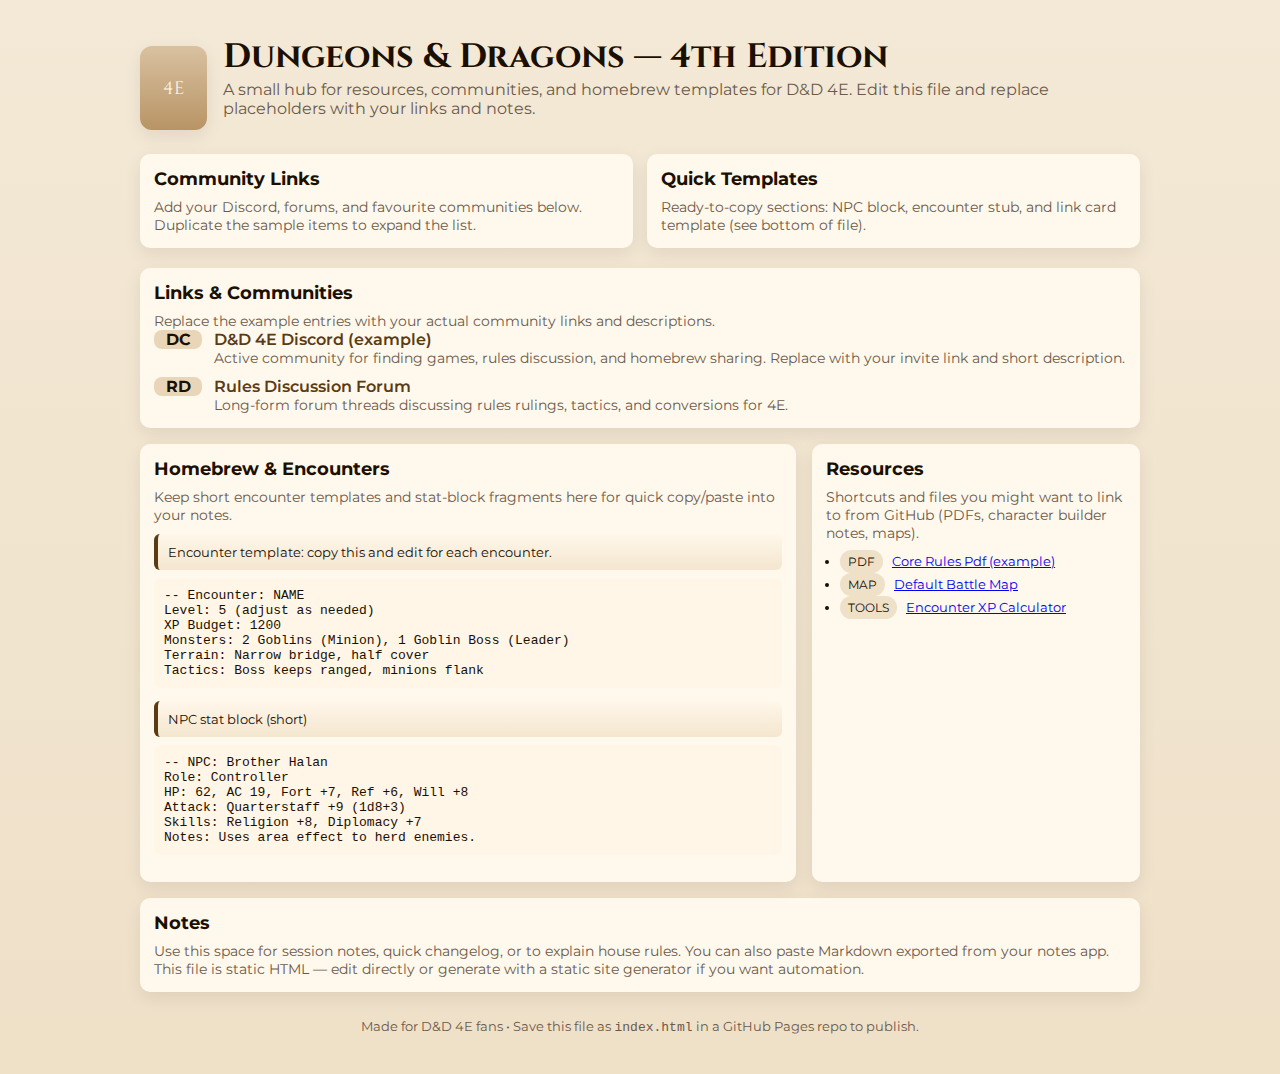
<file: index.html>
<!--
  dnd-4e-template.html
  Simple single-file HTML template for a D&D 4E info page you can host on GitHub Pages.
  Instructions: 
  - Edit the placeholder text and duplicate the "link-card" <li> blocks to add more links.
  - There are commented "TEMPLATES" below you can copy/paste into the sections.
  - Save as index.html in your repo's root for GitHub Pages.
-->

<!doctype html>
<html lang="en">
<head>
  <meta charset="utf-8">
  <meta name="viewport" content="width=device-width,initial-scale=1">
  <title>D&D 4E Hub</title>
  <link href="https://fonts.googleapis.com/css2?family=Cinzel:wght@400;700&family=Montserrat:400,600&display=swap" rel="stylesheet">
  <style>
    :root{
      --bg:#f3e9d6; /* parchment */
      --paper:#fff8ec;
      --ink:#1b0f00;
      --accent:#5a3b13;
      --muted:#6b5a4a;
      --card-shadow: 0 6px 18px rgba(27,15,0,0.08);
      --max-width:1000px;
    }
    *{box-sizing:border-box}
    body{
      font-family: 'Montserrat', system-ui, -apple-system, 'Segoe UI', Roboto, 'Helvetica Neue', Arial;
      background: linear-gradient(180deg, var(--bg) 0%, #efe0c8 100%);
      color:var(--ink);
      margin:0; padding:40px 20px;
      display:flex; justify-content:center;
    }
    .container{width:100%; max-width:var(--max-width)}
    header{display:flex;align-items:center;gap:16px;margin-bottom:18px}
    .logo{
      width:84px;height:84px;border-radius:12px;background:linear-gradient(180deg,#d9c1a0,#b89465);
      display:flex;align-items:center;justify-content:center;font-family:'Cinzel';font-size:18px;color:var(--paper);
      box-shadow: var(--card-shadow);
    }
    h1{font-family:'Cinzel';margin:0;font-size:34px;line-height:1}
    p.lead{margin:6px 0 18px;color:var(--muted)}

    nav.grid{display:grid;grid-template-columns:repeat(auto-fit,minmax(220px,1fr));gap:14px;margin-bottom:20px}
    .card{background:var(--paper);padding:14px;border-radius:10px;box-shadow:var(--card-shadow);}
    .card h2{margin:0 0 8px;font-size:18px}
    .card p{margin:0;color:var(--muted);font-size:14px}

    ul.link-list{list-style:none;padding:0;margin:0;display:flex;flex-direction:column;gap:10px}
    li.link-card{display:flex;gap:12px;align-items:flex-start}
    .link-card .icon{width:48px;height:48;border-radius:8px;background:#e9d6b9;display:flex;align-items:center;justify-content:center;font-weight:700}
    .link-card a{font-weight:600;color:var(--accent);text-decoration:none}
    .link-card .desc{color:var(--muted);font-size:14px}

    .section-row{display:grid;grid-template-columns:2fr 1fr;gap:16px;margin-top:16px}
    @media (max-width:880px){.section-row{grid-template-columns:1fr}}

    footer{margin-top:26px;text-align:center;color:var(--muted);font-size:13px}

    /* small utility styles */
    .muted{color:var(--muted)}
    .small{font-size:13px}
    .tag{display:inline-block;background:#efe0c8;padding:4px 8px;border-radius:999px;font-size:12px;margin-right:6px}

    /* TEMPLATE hint box */
    .hint{background:linear-gradient(180deg,#fff7ea,#f4e6cf);padding:10px;border-left:4px solid var(--accent);border-radius:6px;font-size:13px}
  </style>
</head>
<body>
  <div class="container">
    <header>
      <div class="logo">4E</div>
      <div>
        <h1>Dungeons & Dragons — 4th Edition</h1>
        <p class="lead">A small hub for resources, communities, and homebrew templates for D&D 4E. Edit this file and replace placeholders with your links and notes.</p>
      </div>
    </header>

    <nav class="grid">
      <div class="card">
        <h2>Community Links</h2>
        <p class="muted">Add your Discord, forums, and favourite communities below. Duplicate the sample items to expand the list.</p>
      </div>
      <div class="card">
        <h2>Quick Templates</h2>
        <p class="muted">Ready-to-copy sections: NPC block, encounter stub, and link card template (see bottom of file).</p>
      </div>
    </nav>

    <section class="card">
      <h2>Links & Communities</h2>
      <p class="muted small">Replace the example entries with your actual community links and descriptions.</p>

      <ul class="link-list" id="community-links">
        <!-- Example link card - duplicate this <li> to add more -->
        <li class="link-card">
          <div class="icon">DC</div>
          <div>
            <a href="#" target="_blank" rel="noopener noreferrer">D&D 4E Discord (example)</a>
            <div class="desc">Active community for finding games, rules discussion, and homebrew sharing. Replace with your invite link and short description.</div>
          </div>
        </li>

        <li class="link-card">
          <div class="icon">RD</div>
          <div>
            <a href="#" target="_blank" rel="noopener noreferrer">Rules Discussion Forum</a>
            <div class="desc">Long-form forum threads discussing rules rulings, tactics, and conversions for 4E.</div>
          </div>
        </li>

      </ul>

      <!-- TEMPLATED: Link card to copy

      <li class="link-card">
        <div class="icon">XX</div>
        <div>
          <a href="PUT-LINK-HERE" target="_blank" rel="noopener noreferrer">Title of Resource</a>
          <div class="desc">Short 1-line description of the resource and why it's useful.</div>
        </div>
      </li>

      -->
    </section>

    <div class="section-row">
      <section class="card">
        <h2>Homebrew & Encounters</h2>
        <p class="muted small">Keep short encounter templates and stat-block fragments here for quick copy/paste into your notes.</p>

        <div style="margin-top:10px">
          <div class="hint">Encounter template: copy this and edit for each encounter.</div>
          <pre style="margin-top:8px;padding:10px;background:#fff6e8;border-radius:6px;overflow:auto;font-family:monospace;font-size:13px">-- Encounter: NAME
Level: 5 (adjust as needed)
XP Budget: 1200
Monsters: 2 Goblins (Minion), 1 Goblin Boss (Leader)
Terrain: Narrow bridge, half cover
Tactics: Boss keeps ranged, minions flank
</pre>
        </div>

        <div style="margin-top:12px">
          <div class="hint">NPC stat block (short)</div>
          <pre style="margin-top:8px;padding:10px;background:#fff6e8;border-radius:6px;overflow:auto;font-family:monospace;font-size:13px">-- NPC: Brother Halan
Role: Controller
HP: 62, AC 19, Fort +7, Ref +6, Will +8
Attack: Quarterstaff +9 (1d8+3)
Skills: Religion +8, Diplomacy +7
Notes: Uses area effect to herd enemies.
</pre>
        </div>

      </section>

      <aside class="card">
        <h2>Resources</h2>
        <p class="muted small">Shortcuts and files you might want to link to from GitHub (PDFs, character builder notes, maps).</p>
        <ul style="padding-left:14px;margin-top:8px">
          <li class="small"><span class="tag">PDF</span> <a href="#">Core Rules Pdf (example)</a></li>
          <li class="small"><span class="tag">MAP</span> <a href="#">Default Battle Map</a></li>
          <li class="small"><span class="tag">TOOLS</span> <a href="#">Encounter XP Calculator</a></li>
        </ul>
      </aside>
    </div>

    <section style="margin-top:16px" class="card">
      <h2>Notes</h2>
      <p class="muted small">Use this space for session notes, quick changelog, or to explain house rules. You can also paste Markdown exported from your notes app. This file is static HTML — edit directly or generate with a static site generator if you want automation.</p>

      <!-- TEMPLATED: Add your own section by copying the block below -->
      <!--
      <section class="card">
        <h2>Section Title</h2>
        <p class="muted">Short description of the section</p>
        <ul>
          <li>Item 1</li>
        </ul>
      </section>
      -->

    </section>

    <footer>
      <div class="small muted">Made for D&D 4E fans • Save this file as <code>index.html</code> in a GitHub Pages repo to publish.</div>
    </footer>
  </div>
</body>
</html>
</file>
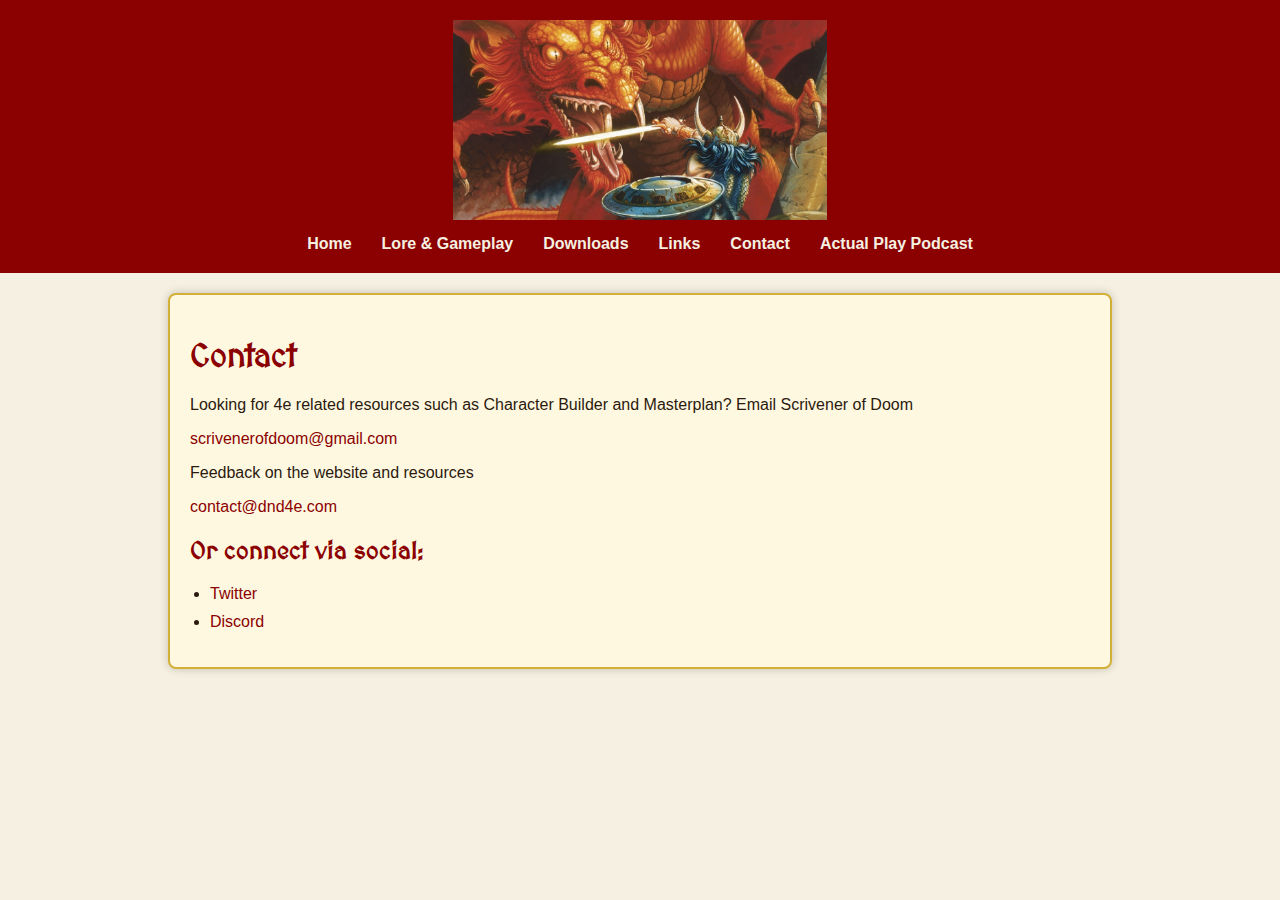
<file: contact.html>
<!DOCTYPE html>
<html lang="en">
<head>
  <meta charset="UTF-8">
  <title>Contact - D&D 4E</title>
  <link rel="stylesheet" href="style.css">
</head>
<body>

<div id="navbar"></div>

<div class="container">
  <h1>Contact</h1>
  <p>Looking for 4e related resources such as Character Builder and Masterplan? Email Scrivener of Doom</p>
  <p><a href="mailto:scrivenerofdoom@gmail.com">scrivenerofdoom@gmail.com</a></p>

  <p>Feedback on the website and resources</p>
  <p><a href="mailto:contact@dnd4e.com">contact@dnd4e.com</a></p>

  <h2>Or connect via social:</h2>
  <ul class="links-list">
    <li><a href="https://twitter.com/yourhandle" target="_blank">Twitter</a></li>
    <li><a href="https://discord.gg/yourserver" target="_blank">Discord</a></li>
  </ul>
</div>

<script>
  fetch('navbar.html')
    .then(response => response.text())
    .then(data => {
      document.getElementById('navbar').innerHTML = data;
    });
</script>

</body>
</html>
</file>
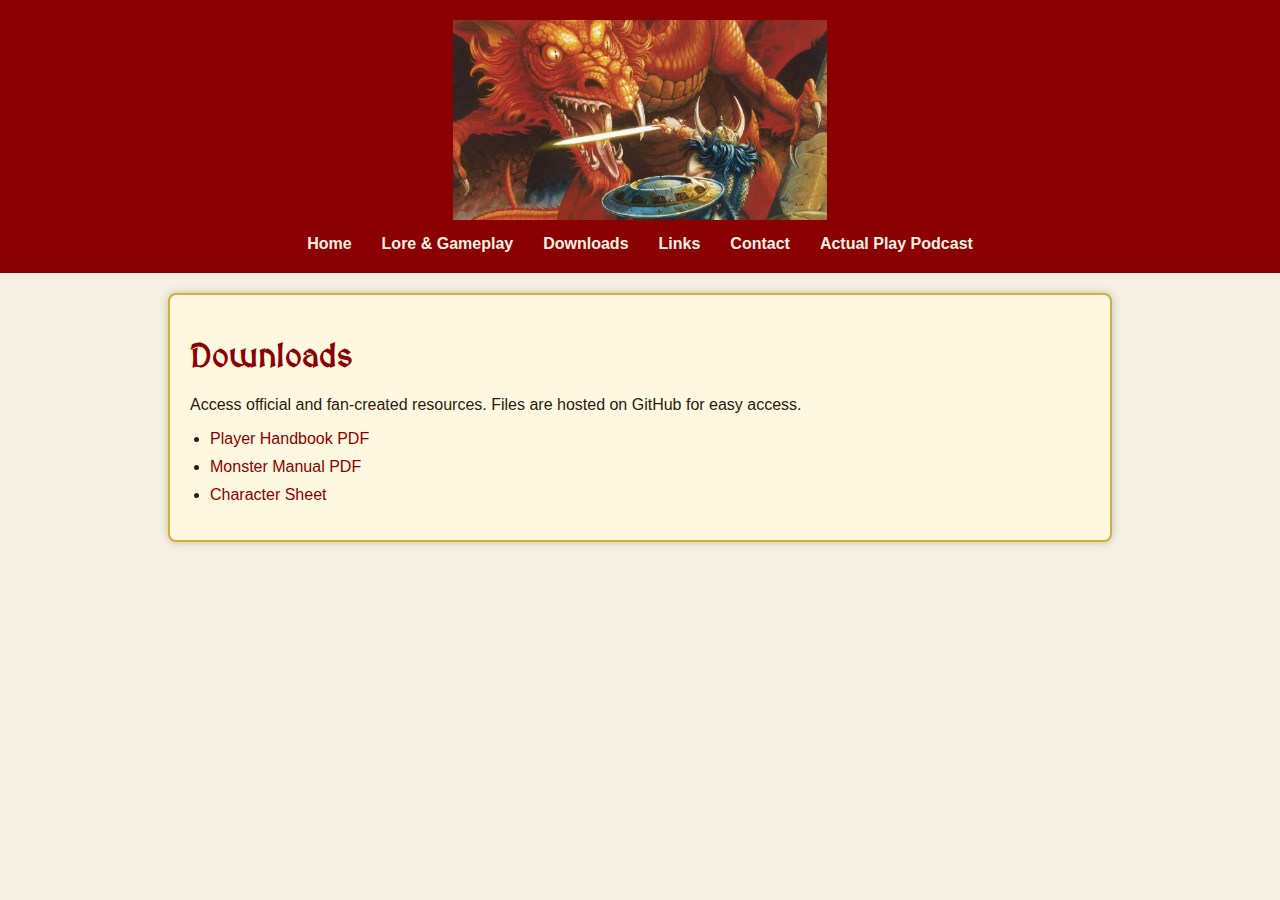
<file: downloads.html>
<!DOCTYPE html>
<html lang="en">
<head>
  <meta charset="UTF-8">
  <title>Downloads - D&D 4E</title>
  <link rel="stylesheet" href="style.css">
</head>
<body>

<div id="navbar"></div>

<div class="container">
  <h1>Downloads</h1>
  <p>Access official and fan-created resources. Files are hosted on GitHub for easy access.</p>

  <ul class="download-list">
    <li><a href="https://github.com/username/dnd4e-files/raw/main/Player-Handbook.pdf" target="_blank">Player Handbook PDF</a></li>
    <li><a href="https://github.com/username/dnd4e-files/raw/main/Monster-Manual.pdf" target="_blank">Monster Manual PDF</a></li>
    <li><a href="https://github.com/username/dnd4e-files/raw/main/Character-Sheet.pdf" target="_blank">Character Sheet</a></li>
  </ul>
</div>

<script>
  fetch('navbar.html')
    .then(response => response.text())
    .then(data => {
      document.getElementById('navbar').innerHTML = data;
    });
</script>

</body>
</html>
</file>
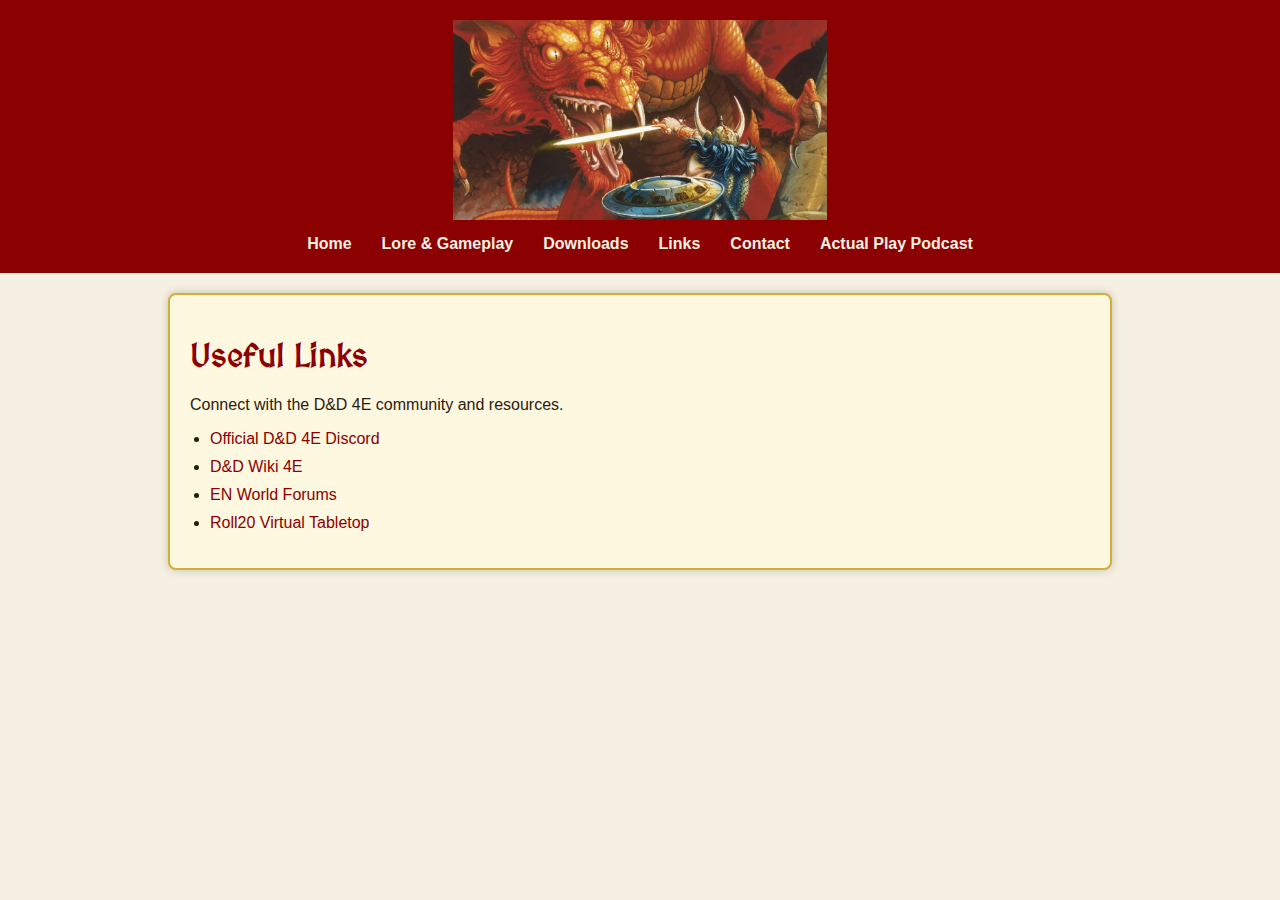
<file: links.html>
<!DOCTYPE html>
<html lang="en">
<head>
  <meta charset="UTF-8">
  <title>Links - D&D 4E</title>
  <link rel="stylesheet" href="style.css">
</head>
<body>

<div id="navbar"></div>

<div class="container">
  <h1>Useful Links</h1>
  <p>Connect with the D&D 4E community and resources.</p>

  <ul class="links-list">
    <li><a href="https://discord.gg/dnd4e" target="_blank">Official D&D 4E Discord</a></li>
    <li><a href="https://www.dandwiki.com/wiki/4e" target="_blank">D&D Wiki 4E</a></li>
    <li><a href="https://www.enworld.org/" target="_blank">EN World Forums</a></li>
    <li><a href="https://www.roll20.net/" target="_blank">Roll20 Virtual Tabletop</a></li>
  </ul>
</div>

<script>
  fetch('navbar.html')
    .then(response => response.text())
    .then(data => {
      document.getElementById('navbar').innerHTML = data;
    });
</script>

</body>
</html>
</file>
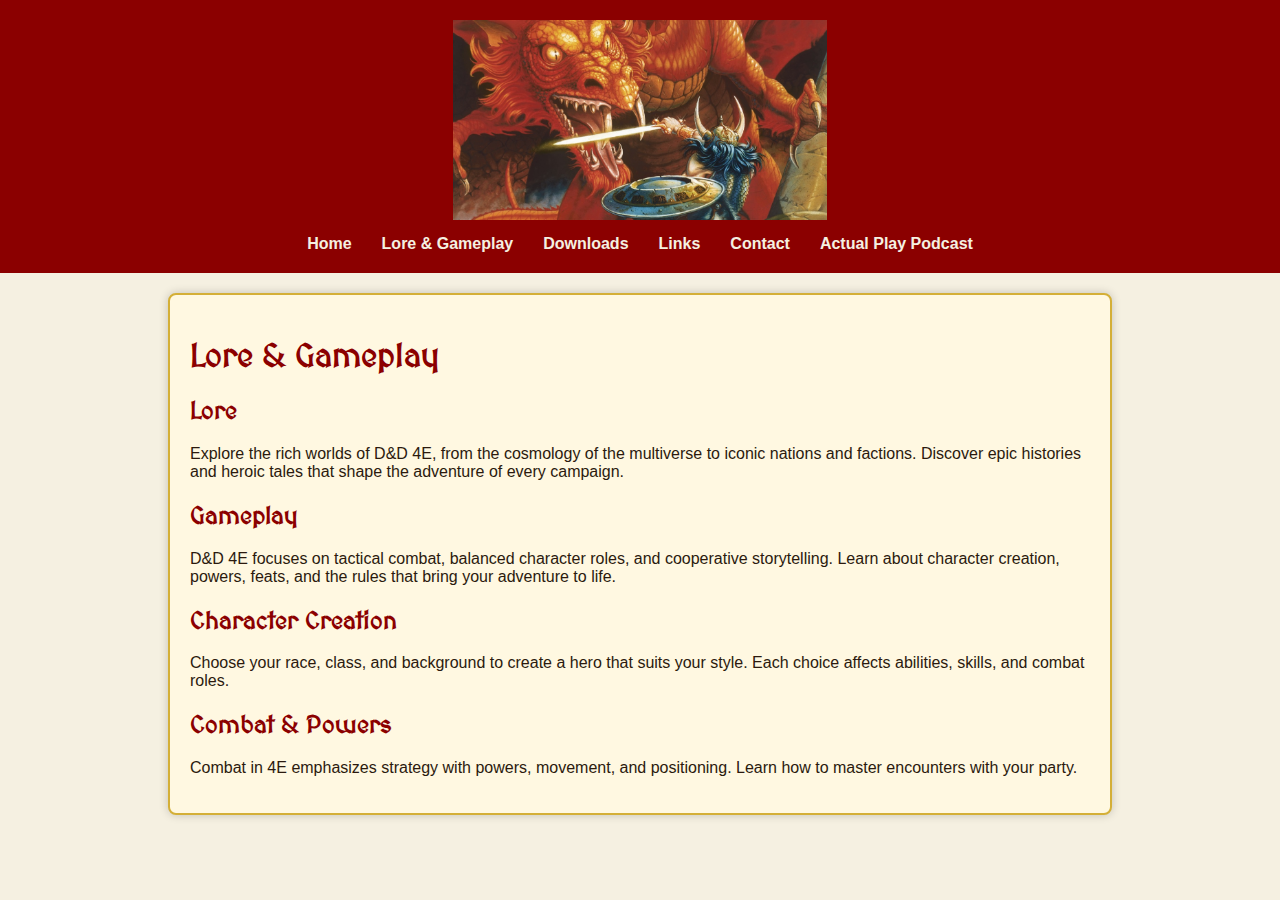
<file: lore.html>
<!DOCTYPE html>
<html lang="en">
<head>
  <meta charset="UTF-8">
  <title>Lore & Gameplay - D&D 4E</title>
  <link rel="stylesheet" href="style.css">
</head>
<body>

<div id="navbar"></div>

<div class="container">
  <h1>Lore & Gameplay</h1>

  <h2>Lore</h2>
  <p>Explore the rich worlds of D&D 4E, from the cosmology of the multiverse to iconic nations and factions. Discover epic histories and heroic tales that shape the adventure of every campaign.</p>

  <h2>Gameplay</h2>
  <p>D&D 4E focuses on tactical combat, balanced character roles, and cooperative storytelling. Learn about character creation, powers, feats, and the rules that bring your adventure to life.</p>

  <h2>Character Creation</h2>
  <p>Choose your race, class, and background to create a hero that suits your style. Each choice affects abilities, skills, and combat roles.</p>

  <h2>Combat & Powers</h2>
  <p>Combat in 4E emphasizes strategy with powers, movement, and positioning. Learn how to master encounters with your party.</p>
</div>

<script>
  fetch('navbar.html')
    .then(response => response.text())
    .then(data => {
      document.getElementById('navbar').innerHTML = data;
    });
</script>

</body>
</html>
</file>
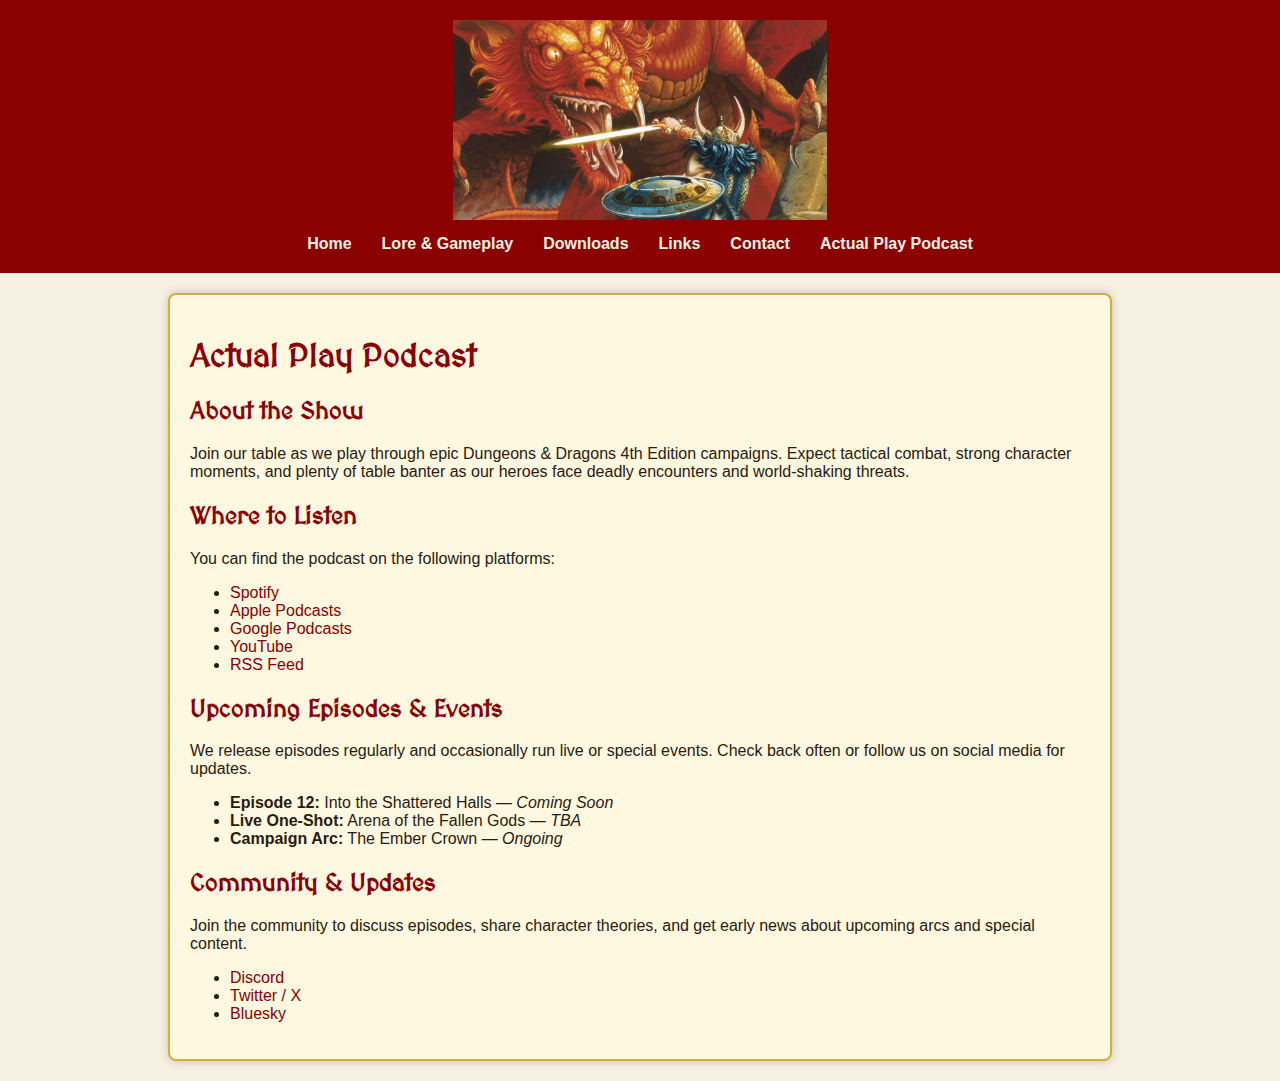
<file: podcast.html>
<!DOCTYPE html>
<html lang="en">
<head>
  <meta charset="UTF-8">
  <title>Actual Play Podcast - D&D 4E</title>
  <link rel="stylesheet" href="style.css">
</head>
<body>

<div id="navbar"></div>

<div class="container">
  <h1>Actual Play Podcast</h1>

  <h2>About the Show</h2>
  <p>
    Join our table as we play through epic Dungeons & Dragons 4th Edition campaigns.
    Expect tactical combat, strong character moments, and plenty of table banter as
    our heroes face deadly encounters and world-shaking threats.
  </p>

  <h2>Where to Listen</h2>
  <p>You can find the podcast on the following platforms:</p>
  <ul>
    <li><a href="#" target="_blank">Spotify</a></li>
    <li><a href="#" target="_blank">Apple Podcasts</a></li>
    <li><a href="#" target="_blank">Google Podcasts</a></li>
    <li><a href="#" target="_blank">YouTube</a></li>
    <li><a href="#" target="_blank">RSS Feed</a></li>
  </ul>

  <h2>Upcoming Episodes & Events</h2>
  <p>
    We release episodes regularly and occasionally run live or special events.
    Check back often or follow us on social media for updates.
  </p>

  <ul>
    <li><strong>Episode 12:</strong> Into the Shattered Halls — <em>Coming Soon</em></li>
    <li><strong>Live One-Shot:</strong> Arena of the Fallen Gods — <em>TBA</em></li>
    <li><strong>Campaign Arc:</strong> The Ember Crown — <em>Ongoing</em></li>
  </ul>

  <h2>Community & Updates</h2>
  <p>
    Join the community to discuss episodes, share character theories, and get early news
    about upcoming arcs and special content.
  </p>
  <ul>
    <li><a href="#" target="_blank">Discord</a></li>
    <li><a href="#" target="_blank">Twitter / X</a></li>
    <li><a href="#" target="_blank">Bluesky</a></li>
  </ul>
</div>

<script>
  fetch('navbar.html')
    .then(response => response.text())
    .then(data => {
      document.getElementById('navbar').innerHTML = data;
    });
</script>

</body>
</html>
</file>
<file: style.css>
@import url('https://fonts.googleapis.com/css2?family=MedievalSharp&display=swap');

body {
  background-color: #F5F0E1;
  color: #2B1A0E;
  font-family: 'Arial', sans-serif;
  margin: 0;
  padding: 0;
}

h1, h2, h3 {
  font-family: 'MedievalSharp', cursive;
  color: #8B0000;
}

a {
  color: #8B0000;
  text-decoration: none;
}

a:hover {
  color: #D4AF37;
}

/* Navbar styling */
.navbar {
  background-color: #8B0000;
  padding: 20px;
  display: flex;
  flex-direction: column; /* stack image and links */
  align-items: center; /* center image and links */
}

.navbar-logo {
  height: auto;       /* maintain aspect ratio */
  max-height: 200px;  /* bigger image height */
  max-width: 100%;    /* don’t overflow navbar */
  margin-bottom: 15px;
}

.navbar ul {
  list-style: none;
  margin: 0;
  padding: 0;
  display: flex;
  gap: 30px; /* spacing between links */
  justify-content: center; /* center links horizontally */
}

.navbar li {
  margin: 0; /* spacing handled by gap */
}

.navbar a {
  color: #F5F0E1;
  font-weight: bold;
  text-decoration: none;
  font-size: 16px;
}

.navbar a:hover {
  color: #D4AF37;
}

/* Page content styling */
.container {
  max-width: 900px;
  margin: 20px auto;
  padding: 20px;
  background-color: #fff8e1;
  border: 2px solid #D4AF37;
  border-radius: 8px;
  box-shadow: 0 0 10px rgba(0,0,0,0.2);
}

/* Lists for downloads or links */
ul.download-list, ul.links-list {
  padding-left: 20px;
}

ul.download-list li, ul.links-list li {
  margin-bottom: 10px;
}

/* ---------------------------------------------------------- */
/* NEW — Boxes for link categories                           */
/* ---------------------------------------------------------- */

.link-box {
  background-color: #fffaf0;              /* parchment-like */
  border: 2px solid #D4AF37;              /* gold border */
  border-radius: 8px;
  padding: 15px 20px;
  margin: 20px 0;
  box-shadow: 0 0 6px rgba(0,0,0,0.15);
}

.link-box h2 {
  margin-top: 0;
}
</file>
